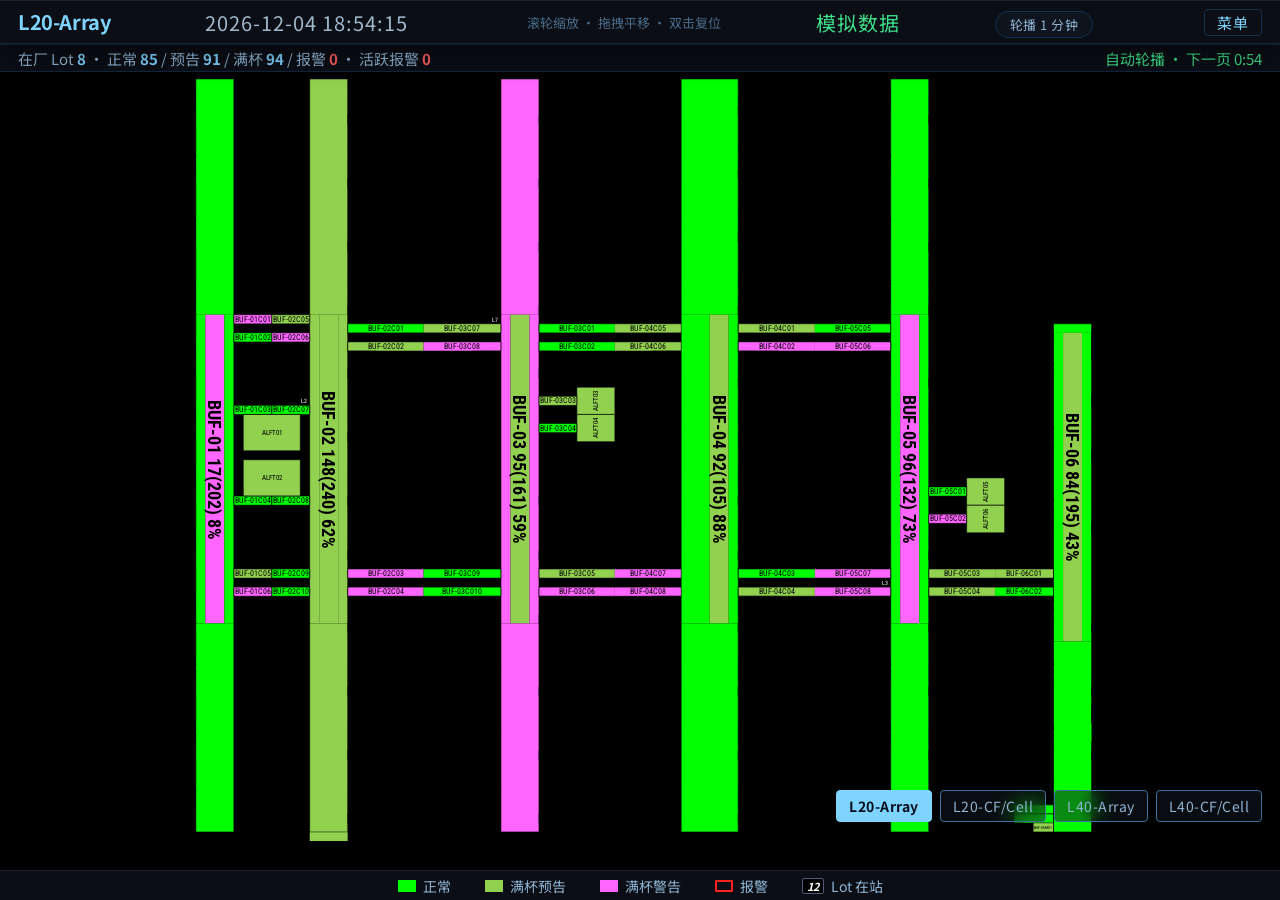
<file: index.html>
<!DOCTYPE html>
<html lang="zh">
<head>
<meta charset="UTF-8">
<title>BUF FMC 监控大屏</title>
<link rel="stylesheet" href="css/dashboard.css?v=20260901a">
<link href="https://fonts.googleapis.com/css2?family=Roboto+Condensed:wght@400;700&family=Noto+Sans+SC:wght@400;700&display=swap" rel="stylesheet">
</head>
<body>
<header id="hud">
  <span id="pageName">—</span>
  <span id="clock"></span>
  <span id="zoomHint">滚轮缩放 · 拖拽平移 · 双击复位</span>
  <span id="srcState" class="ok">模拟数据</span>
  <span id="dwellSlot"></span><!-- 停留时长胶囊（main.js 填充；?qa=1 不渲染） -->
  <a id="menuLink" href="menu.html">菜单</a>
</header>
<div id="statusBar">
  <span id="lotSummary">在厂 Lot 0 · 正常 0 / 预告 0 / 满杯 0 / 报警 0 · 活跃报警 0</span>
  <span id="carouselState">自动轮播</span>
</div>
<main id="stage"><svg id="board" preserveAspectRatio="xMidYMid meet"></svg></main>
<footer id="legend">
  <span class="lg"><i class="sw sw-normal"></i>正常</span>
  <span class="lg"><i class="sw sw-pre"></i>满杯预告</span>
  <span class="lg"><i class="sw sw-full"></i>满杯警告</span>
  <span class="lg"><i class="sw sw-alarm"></i>报警</span>
  <span class="lg"><i class="sw sw-lot">12</i>Lot 在站</span>
</footer>
<footer id="alarmBar" class="hidden"></footer>
<nav id="pager"></nav>
<script src="config.js?v=20260901a"></script>
<script src="data/page-1.js?v=20260901a"></script><script src="data/page-2.js?v=20260901a"></script>
<script src="data/page-3.js?v=20260901a"></script><script src="data/page-4.js?v=20260901a"></script>
<script src="js/motion.js?v=20260901a"></script>
<script src="js/page-render.js?v=20260901a"></script>
<script src="js/carousel.js?v=20260901a"></script>
<script src="js/alarm.js?v=20260901a"></script>
<script src="js/data-provider.js?v=20260901a"></script>
<script src="js/mock-provider.js?v=20260901a"></script>
<script src="js/zoom.js?v=20260901a"></script>
<script src="js/main.js?v=20260901a"></script>
</body>
</html>
</file>
<file: css/dashboard.css>
/* BUF FMC 监控大屏骨架样式（Apple Design 打磨版） */
* { margin: 0; padding: 0; box-sizing: border-box; }
html, body { width: 100vw; height: 100vh; overflow: hidden; }
body {
  background: #000;
  color: #cfe8ff;
  /* §15 排印：系统字体栈兜底，Noto Sans SC 在前 */
  font-family: 'Noto Sans SC', 'Roboto Condensed', system-ui, -apple-system, 'Segoe UI', 'Microsoft YaHei', sans-serif;
  display: flex;
  flex-direction: column;
}

/* ---- §12 材质与深度：半透明浮层 chrome ----
 * 统一基材 rgba(18,24,34,0.62) + blur(20px) saturate(160%) + 顶部 1px 亮边；
 * 材质权重编码层级：页头最重（更深 blur + 更重阴影），小控件最轻。 */

/* 页头（重材质：结构层级最高） */
#hud {
  flex: 0 0 44px;
  display: flex;
  align-items: center;
  justify-content: space-between;
  padding: 0 18px;
  background: rgba(18, 24, 34, 0.62);
  -webkit-backdrop-filter: blur(28px) saturate(160%);
  backdrop-filter: blur(28px) saturate(160%);
  border-top: 1px solid rgba(255, 255, 255, 0.08); /* 亮边 = 光照在材质上 */
  border-bottom: 1px solid rgba(20, 48, 79, 0.7);
  box-shadow: 0 10px 30px rgba(0, 0, 0, 0.45);     /* 大表面 = 更深阴影 */
  font-size: 20px;
  letter-spacing: 1px;
  position: relative;
  z-index: 3; /* 高于 #statusBar：内部 .dwell-menu 弹层需跨过状态条点击 */
}
/* §15 大字号标题：负 tracking + 紧 leading */
#pageName { color: #7fd4ff; font-weight: 700; letter-spacing: -0.02em; line-height: 1.1; }
#zoomHint { color: #4a6b8a; font-size: 13px; letter-spacing: 0; margin-left: 24px; }
#clock { color: #9fb8cc; font-variant-numeric: tabular-nums; }
#srcState.ok { color: #3fe08a; }
#srcState.err { color: #ff5f5f; }
#menuLink {
  color: #7fd4ff;
  font-size: 15px;
  text-decoration: none;
  border: 1px solid #14304f;
  border-radius: 4px;
  padding: 2px 12px;
  margin-left: 16px;
}
#menuLink:hover { border-color: #2f6ea5; background: rgba(47, 110, 165, 0.15); will-change: transform; }
/* §1/§10 即时反馈：按下即刻 scale(0.97)，100ms ease-out */
#menuLink:active { transform: scale(0.97); transition: transform 100ms ease-out; }

/* 轮播停留时长设置（页头小胶囊 + 选项弹层：最轻材质小控件） */
#dwellSlot { display: flex; align-items: center; }
.dwell-ctl { position: relative; }
.dwell-btn {
  color: #8fb4d4;
  font: 13px 'Noto Sans SC', 'Roboto Condensed', system-ui, sans-serif;
  letter-spacing: 0.5px;
  font-variant-numeric: tabular-nums;
  background: rgba(18, 24, 34, 0.5);
  -webkit-backdrop-filter: blur(12px) saturate(160%);
  backdrop-filter: blur(12px) saturate(160%);
  border: 1px solid #14304f;
  border-radius: 999px; /* 胶囊 */
  padding: 3px 14px;
  cursor: pointer;
}
.dwell-btn:hover { border-color: #2f6ea5; color: #cfe8ff; background: rgba(47, 110, 165, 0.15); will-change: transform; }
/* §1/§10 即时反馈：按下即刻 scale(0.97)，100ms ease-out */
.dwell-btn:active { transform: scale(0.97); transition: transform 100ms ease-out; }
.dwell-menu {
  position: absolute;
  top: calc(100% + 10px);
  right: 0;
  display: grid;
  grid-template-columns: repeat(2, 1fr); /* 8 选项两列，紧凑弹层 */
  gap: 2px;
  min-width: 152px;
  padding: 6px;
  background: rgba(12, 18, 28, 0.9); /* 弹层底色更实，保证选项可读 */
  -webkit-backdrop-filter: blur(20px) saturate(160%);
  backdrop-filter: blur(20px) saturate(160%);
  border: 1px solid #14304f;
  border-radius: 8px;
  box-shadow: 0 14px 34px rgba(0, 0, 0, 0.5);
  z-index: 6;
}
.dwell-menu.hidden { display: none; }
.dwell-opt {
  padding: 6px 0;
  text-align: center;
  color: #8fb4d4;
  background: transparent;
  border: 0;
  border-radius: 5px;
  font: 14px 'Noto Sans SC', 'Roboto Condensed', system-ui, sans-serif;
  font-variant-numeric: tabular-nums;
  cursor: pointer;
}
.dwell-opt:hover { background: rgba(47, 110, 165, 0.28); color: #cfe8ff; }
.dwell-opt.on { color: #7fd4ff; background: rgba(47, 110, 165, 0.2); font-weight: 700; }

/* 页头下状态条（轻材质）：实时摘要 + 轮播状态 */
#statusBar {
  flex: 0 0 28px;
  display: flex;
  align-items: center;
  justify-content: space-between;
  padding: 0 18px;
  background: rgba(18, 24, 34, 0.62);
  -webkit-backdrop-filter: blur(20px) saturate(160%);
  backdrop-filter: blur(20px) saturate(160%);
  border-top: 1px solid rgba(255, 255, 255, 0.08);
  border-bottom: 1px solid rgba(20, 48, 79, 0.7);
  font-size: 15px;
  color: #8fb4d4;
  font-variant-numeric: tabular-nums; /* §15 数字等宽，跳动不抖 */
  position: relative;
  z-index: 2;
}
#statusBar #lotSummary .num { color: #7fd4ff; font-weight: 700; }
#statusBar #lotSummary .num.alarm { color: #ff5f5f; }
#statusBar #carouselState { color: #3fe08a; }
#statusBar #carouselState.alarm { color: #ff8080; }
#statusBar #carouselState.manual { color: #ffd35f; }

/* 页脚图例条（轻材质，与报警条同处 flex 流内、互不叠层） */
#legend {
  flex: 0 0 30px;
  display: flex;
  align-items: center;
  justify-content: center;
  gap: 34px;
  background: rgba(18, 24, 34, 0.62);
  -webkit-backdrop-filter: blur(20px) saturate(160%);
  backdrop-filter: blur(20px) saturate(160%);
  border-top: 1px solid rgba(255, 255, 255, 0.08);
  font-size: 14px;
  color: #8fb4d4;
}
#legend .lg { display: inline-flex; align-items: center; gap: 7px; }
#legend .sw { display: inline-block; width: 18px; height: 12px; }
#legend .sw-normal { background: #00FF00; }
#legend .sw-pre { background: #92D050; }
#legend .sw-full { background: #FF66FF; }
/* 报警样例：红描边闪烁 */
#legend .sw-alarm {
  background: transparent;
  border: 2px solid #ff2020;
  animation: legend-blink 2s ease-in-out infinite;
}
@keyframes legend-blink {
  0%, 100% { border-color: #ff2020; border-width: 2px; }
  50%      { border-color: #ff7070; border-width: 4px; }
}
/* Lot 徽标样例：黑底白字小徽标 */
#legend .sw-lot {
  width: auto;
  min-width: 18px;
  height: 16px;
  padding: 0 4px;
  background: #000;
  border: 1px solid #557;
  border-radius: 2px;
  color: #fff;
  font-size: 11px;
  line-height: 14px;
  text-align: center;
  font-weight: 700;
}

/* 主舞台 */
#stage { flex: 1 1 auto; min-height: 0; display: flex; }
#board { width: 100%; height: 100%; display: block; }
/* §7 页面切换：opacity + 6px y 位移共用同一过渡曲线（进入自下而上） */
#board .page { transition: opacity .6s ease, transform .6s ease; opacity: 1; }

/* 报警条（材质 + materialize 出现/消失：高度 + 透明度联动，不用 display:none） */
#alarmBar {
  flex: 0 0 auto;
  height: 40px;
  overflow: hidden;
  white-space: nowrap;
  background: rgba(18, 24, 34, 0.62);
  -webkit-backdrop-filter: blur(20px) saturate(160%);
  backdrop-filter: blur(20px) saturate(160%);
  border-top: 1px solid rgba(255, 64, 64, 0.35); /* 红色语义放在描边/文字层，不放在材质底色 */
  color: #ff8080;
  line-height: 40px;
  font-size: 18px;
  opacity: 1;
  transition: height .35s ease, opacity .35s ease, border-top-width .35s ease;
}
#alarmBar.hidden { height: 0; opacity: 0; border-top-width: 0; }
/* rAF 驱动的滚动轨道：两份 .alarm-copy 并排，JS 按实测单份宽度取模循环 */
#alarmBar .alarm-run {
  display: inline-flex;
  white-space: nowrap;
  will-change: transform;
}
#alarmBar .alarm-copy { display: inline-block; white-space: nowrap; }
#alarmBar .alarm-sep { color: #a33; }

/* 站点报警红描边脉冲（保留） */
.alarm-pulse {
  animation: alarm-stroke 2s ease-in-out infinite;
}
@keyframes alarm-stroke {
  0%, 100% { stroke: #ff2020; stroke-width: 2; }
  50%      { stroke: #ff7070; stroke-width: 6; }
}

/* 右下角页码指示器（最轻材质：小控件 = 轻 blur、轻底色） */
#pager {
  position: fixed;
  right: 18px;
  bottom: 78px; /* 避开页脚（图例 30px + 报警条 40px） */
  display: flex;
  gap: 8px;
}
#pager .pgBtn {
  padding: 5px 12px;
  border: 1px solid #3f6f9f;
  border-radius: 4px;
  background: rgba(18, 24, 34, 0.5);
  -webkit-backdrop-filter: blur(12px) saturate(160%);
  backdrop-filter: blur(12px) saturate(160%);
  color: #8fb4d4;
  font: 14px 'Noto Sans SC', 'Roboto Condensed', system-ui, sans-serif;
  letter-spacing: 0.5px;
  cursor: pointer;
}
#pager .pgBtn:hover { border-color: #7fd4ff; color: #cfe8ff; will-change: transform; }
/* §1/§10 即时反馈：按下即刻 scale(0.97) */
#pager .pgBtn:active { transform: scale(0.97); transition: transform 100ms ease-out; }
#pager .pgBtn.on {
  background: #7fd4ff;
  border-color: #7fd4ff;
  color: #06101c;
  font-weight: 700;
}

/* ---- §14 可访问性 ---- */

/* reduced-motion：全部动效退化为 ≤200ms opacity cross-fade 或静态 */
@media (prefers-reduced-motion: reduce) {
  #board .page { transition: opacity 200ms ease; transform: none !important; }
  #alarmBar { transition: opacity 200ms ease; }
  #menuLink, #pager .pgBtn, .dwell-btn, .dwell-opt { transition: none; }
  #menuLink:active, #pager .pgBtn:active, .dwell-btn:active, .dwell-opt:active { transform: none; }
  .alarm-pulse { animation: none; stroke: #ff2020; stroke-width: 3; } /* 静态红框 */
  #legend .sw-alarm { animation: none; border-color: #ff2020; border-width: 2px; }
}

/* reduced-transparency：材质变实底、去 blur */
@media (prefers-reduced-transparency: reduce) {
  #hud, #statusBar, #legend, #alarmBar {
    background: #121a26;
    -webkit-backdrop-filter: none;
    backdrop-filter: none;
  }
  #pager .pgBtn { background: #121a26; -webkit-backdrop-filter: none; backdrop-filter: none; }
  .dwell-btn, .dwell-menu { background: #121a26; -webkit-backdrop-filter: none; backdrop-filter: none; }
}

/* prefers-contrast:more：控件加对比边框 */
@media (prefers-contrast: more) {
  #menuLink, #pager .pgBtn, .dwell-btn { border: 2px solid #9fdcff; }
  #hud, #statusBar { border-bottom-color: #9fdcff; }
  #legend { border-top-color: #9fdcff; }
  #alarmBar { border-top-color: #ff6060; }
}
</file>
